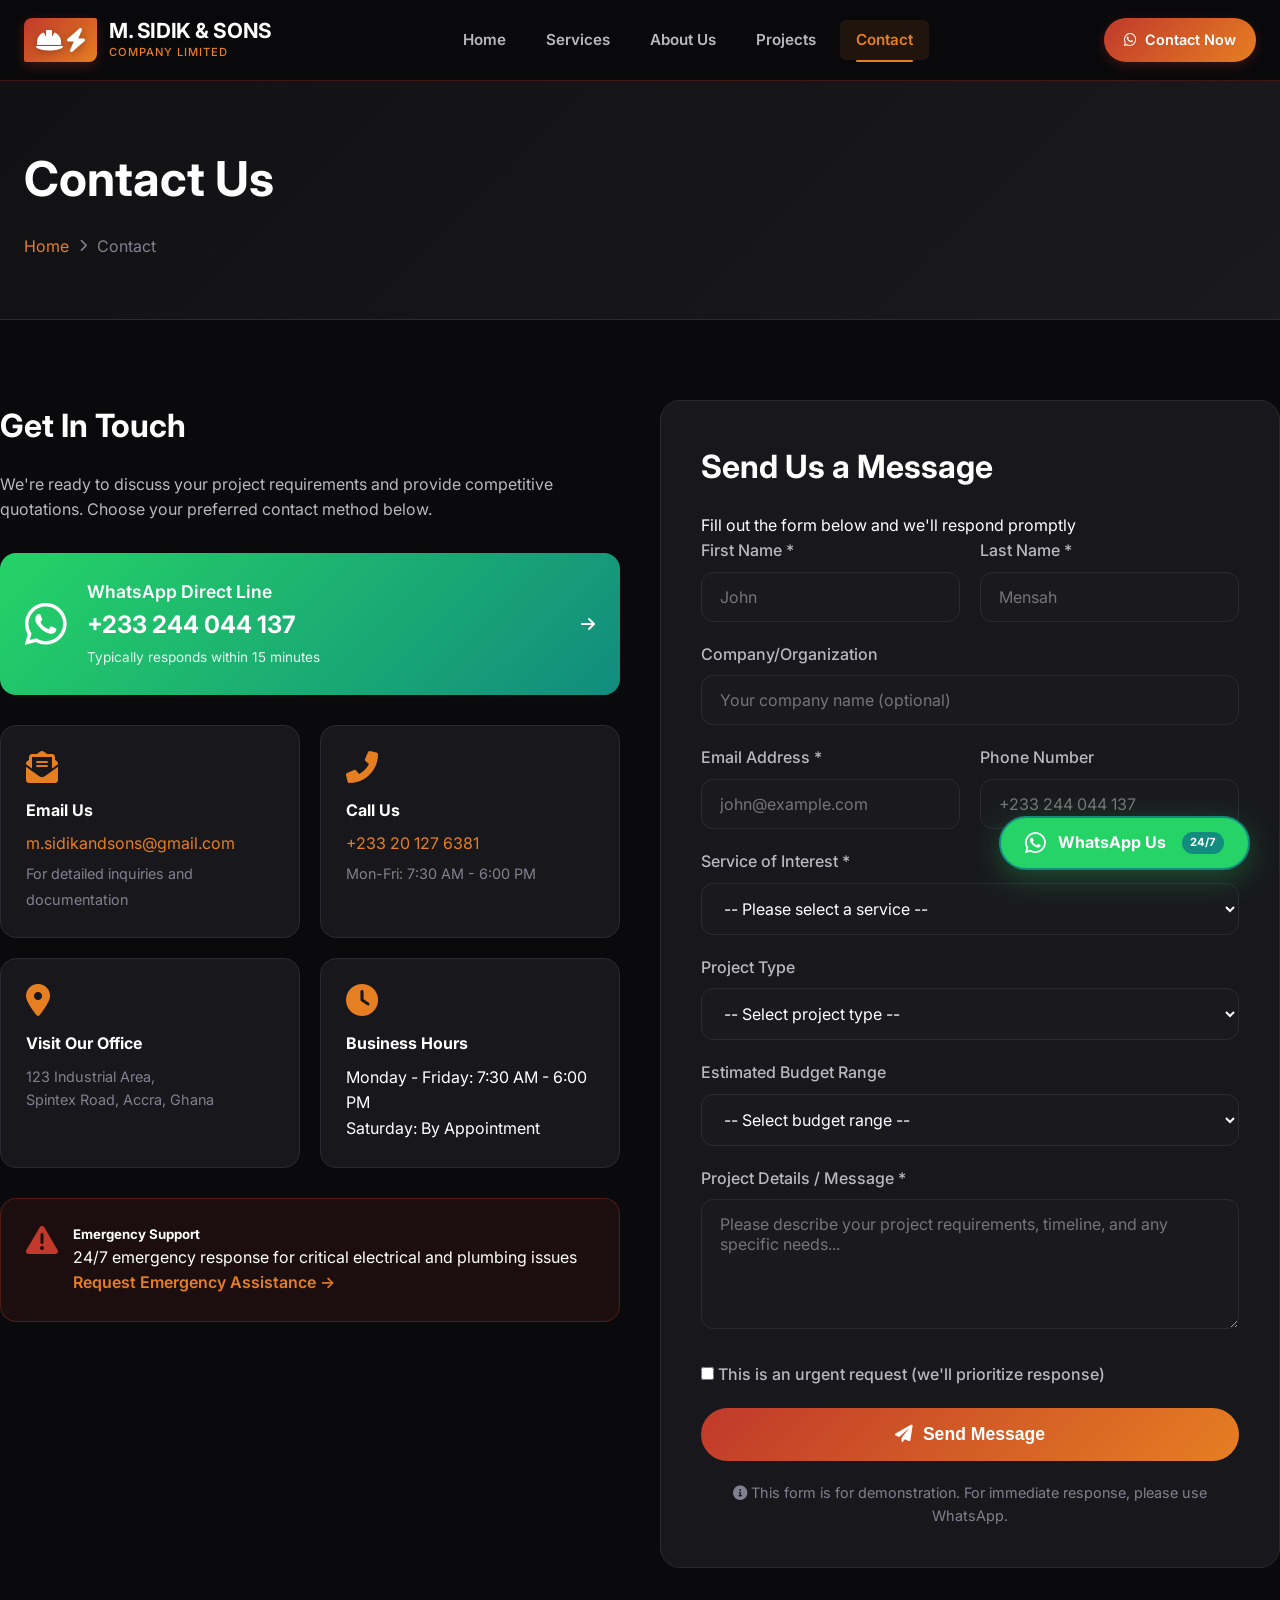
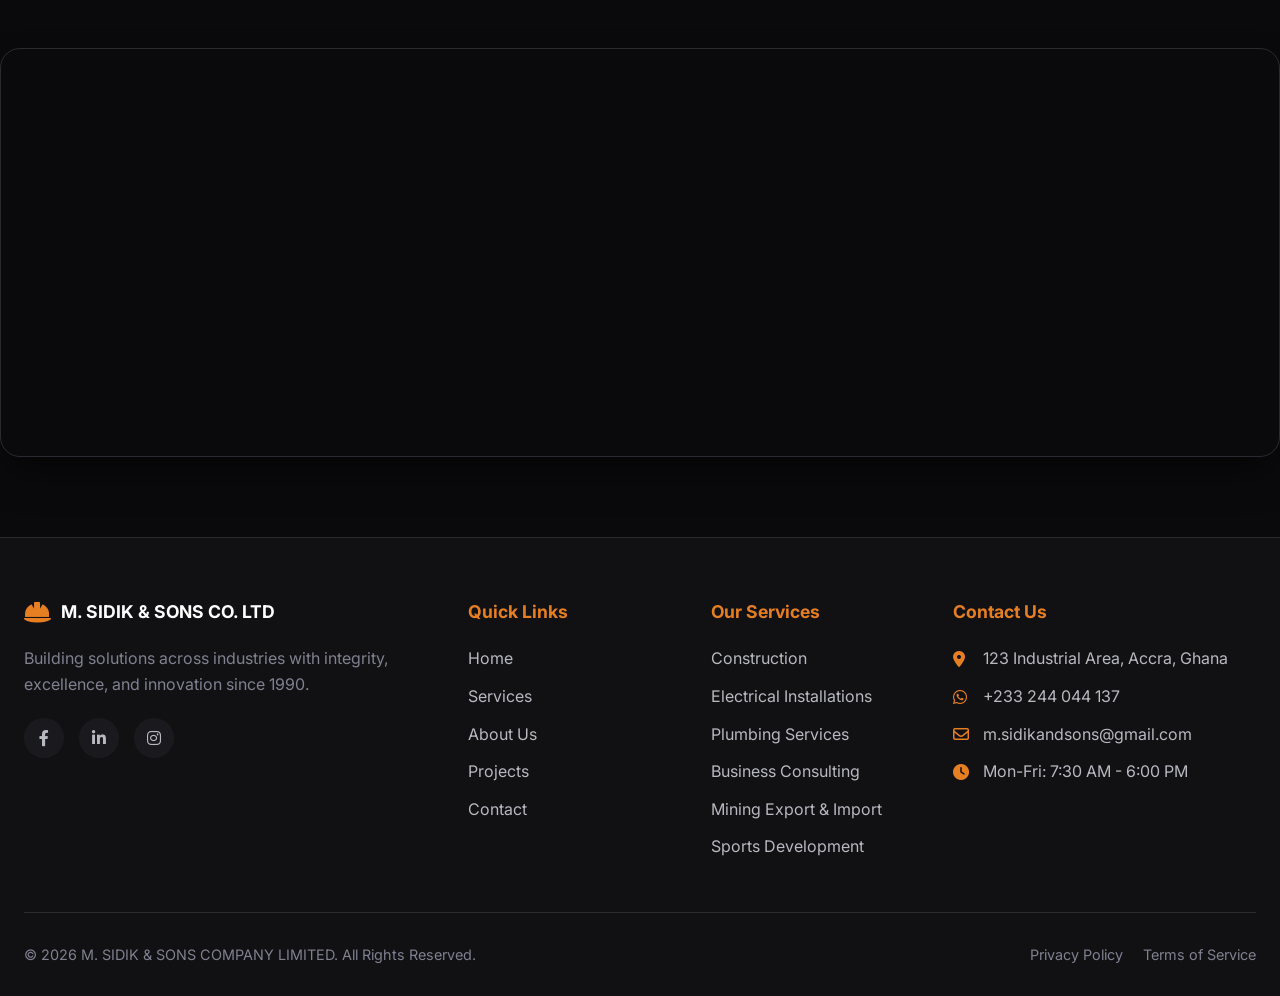
<file: contact.html>
<!DOCTYPE html>
<html lang="en">
<head>
  <meta charset="UTF-8">
  <meta name="viewport" content="width=device-width, initial-scale=1.0">
  <meta name="description" content="Contact M. SIDIK & SONS COMPANY LIMITED - Get in touch via WhatsApp, email, or our contact form">
  <title>Contact Us | M. SIDIK & SONS COMPANY LIMITED</title>
  <link rel="stylesheet" href="style.css">
  <link href="https://fonts.googleapis.com/css2?family=Inter:wght@300;400;500;600;700;800&display=swap" rel="stylesheet">
  <link rel="stylesheet" href="https://cdnjs.cloudflare.com/ajax/libs/font-awesome/6.0.0-beta3/css/all.min.css">
</head>
<body>
  <a href="https://wa.me/233244044137" class="floating-wa" target="_blank" rel="noopener noreferrer">
    <i class="fab fa-whatsapp"></i><span class="wa-text">WhatsApp Us</span><span class="wa-badge">24/7</span>
  </a>

  <header class="site-header">
    <div class="container nav-container">
      <div class="logo-wrapper">
        <a href="index.html" class="logo-link">
          <div class="logo-icon">
            <div class="logo-shield">
              <i class="fas fa-hard-hat"></i>
              <i class="fas fa-bolt"></i>
            </div>
          </div>
          <div class="logo-text">
            <span class="company-name">M. SIDIK & SONS</span>
            <span class="company-suffix">COMPANY LIMITED</span>
          </div>
        </a>
      </div>
      
      <nav class="main-nav" id="mainNav">
        <ul class="nav-list">
          <li><a href="index.html" class="nav-link">Home</a></li>
          <li><a href="services.html" class="nav-link">Services</a></li>
          <li><a href="about.html" class="nav-link">About Us</a></li>
          <li><a href="projects.html" class="nav-link">Projects</a></li>
          <li><a href="contact.html" class="nav-link active">Contact</a></li>
        </ul>
      </nav>
      
      <div class="header-actions">
        <a href="https://wa.me/233244044137" class="btn-contact-header">
          <i class="fab fa-whatsapp"></i><span>Contact Now</span>
        </a>
        <button class="mobile-toggle" id="mobileToggle"><span></span><span></span><span></span></button>
      </div>
    </div>
  </header>

  <main>
    <div class="page-banner">
      <div class="container">
        <h1>Contact Us</h1>
        <div class="breadcrumb">
          <a href="index.html">Home</a> <i class="fas fa-chevron-right"></i> <span>Contact</span>
        </div>
      </div>
    </div>

    <section class="contact-main-section container">
      <div class="contact-grid">
        <!-- Left Column: Contact Info -->
        <div class="contact-info-wrapper">
          <div class="contact-info-card">
            <h2>Get In Touch</h2>
            <p class="contact-intro">We're ready to discuss your project requirements and provide competitive quotations. Choose your preferred contact method below.</p>
            
            <div class="contact-method-primary">
              <a href="https://wa.me/233244044137" class="contact-wa-block" target="_blank">
                <i class="fab fa-whatsapp"></i>
                <div class="wa-details">
                  <span class="wa-label">WhatsApp Direct Line</span>
                  <span class="wa-number">+233 244 044 137</span>
                  <span class="wa-availability">Typically responds within 15 minutes</span>
                </div>
                <i class="fas fa-arrow-right"></i>
              </a>
            </div>
            
            <div class="contact-methods-grid">
              <div class="contact-method-card">
                <i class="fas fa-envelope-open-text"></i>
                <h4>Email Us</h4>
                <a href="mailto:m.sidikandsons@gmail.com">m.sidikandsons@gmail.com</a>
                <span>For detailed inquiries and documentation</span>
              </div>
              <div class="contact-method-card">
                <i class="fas fa-phone-alt"></i>
                <h4>Call Us</h4>
                <a href="tel:+233201276381">+233 20 127 6381</a>
                <span>Mon-Fri: 7:30 AM - 6:00 PM</span>
              </div>
              <div class="contact-method-card">
                <i class="fas fa-map-marker-alt"></i>
                <h4>Visit Our Office</h4>
                <address>123 Industrial Area,<br>Spintex Road, Accra, Ghana</address>
              </div>
              <div class="contact-method-card">
                <i class="fas fa-clock"></i>
                <h4>Business Hours</h4>
                <p>Monday - Friday: 7:30 AM - 6:00 PM</p>
                <p>Saturday: By Appointment</p>
              </div>
            </div>
            
            <div class="emergency-contact">
              <i class="fas fa-exclamation-triangle"></i>
              <div>
                <h5>Emergency Support</h5>
                <p>24/7 emergency response for critical electrical and plumbing issues</p>
                <a href="https://wa.me/233244044137" class="emergency-link" target="_blank">Request Emergency Assistance →</a>
              </div>
            </div>
          </div>
        </div>
        
        <!-- Right Column: Contact Form -->
        <div class="contact-form-wrapper">
          <div class="contact-form-card">
            <h2>Send Us a Message</h2>
            <p>Fill out the form below and we'll respond promptly</p>
            
            <form id="contactForm" class="contact-form">
              <div class="form-row">
                <div class="form-group">
                  <label for="firstName">First Name *</label>
                  <input type="text" id="firstName" name="firstName" placeholder="John" required>
                </div>
                <div class="form-group">
                  <label for="lastName">Last Name *</label>
                  <input type="text" id="lastName" name="lastName" placeholder="Mensah" required>
                </div>
              </div>
              
              <div class="form-group">
                <label for="company">Company/Organization</label>
                <input type="text" id="company" name="company" placeholder="Your company name (optional)">
              </div>
              
              <div class="form-row">
                <div class="form-group">
                  <label for="email">Email Address *</label>
                  <input type="email" id="email" name="email" placeholder="john@example.com" required>
                </div>
                <div class="form-group">
                  <label for="phone">Phone Number</label>
                  <input type="tel" id="phone" name="phone" placeholder="+233 244 044 137">
                </div>
              </div>
              
              <div class="form-group">
                <label for="serviceType">Service of Interest *</label>
                <select id="serviceType" name="serviceType" required>
                  <option value="">-- Please select a service --</option>
                  <option value="construction">Construction Services</option>
                  <option value="electrical">Electrical Installations</option>
                  <option value="plumbing">Plumbing Services</option>
                  <option value="consulting">Business Consulting</option>
                  <option value="mining">Mining Export & Import</option>
                  <option value="sports">Sports Development</option>
                  <option value="other">Other / General Inquiry</option>
                </select>
              </div>
              
              <div class="form-group">
                <label for="projectType">Project Type</label>
                <select id="projectType" name="projectType">
                  <option value="">-- Select project type --</option>
                  <option value="new">New Project / Construction</option>
                  <option value="renovation">Renovation / Rehabilitation</option>
                  <option value="maintenance">Maintenance / Service Contract</option>
                  <option value="consultation">Consultation / Planning</option>
                  <option value="emergency">Emergency Repair</option>
                </select>
              </div>
              
              <div class="form-group">
                <label for="budget">Estimated Budget Range</label>
                <select id="budget" name="budget">
                  <option value="">-- Select budget range --</option>
                  <option value="under10k">Under GHS 10,000</option>
                  <option value="10k-50k">GHS 10,000 - 50,000</option>
                  <option value="50k-200k">GHS 50,000 - 200,000</option>
                  <option value="200k-1m">GHS 200,000 - 1,000,000</option>
                  <option value="over1m">Over GHS 1,000,000</option>
                </select>
              </div>
              
              <div class="form-group">
                <label for="message">Project Details / Message *</label>
                <textarea id="message" name="message" rows="5" placeholder="Please describe your project requirements, timeline, and any specific needs..." required></textarea>
              </div>
              
              <div class="form-group checkbox-group">
                <label class="checkbox-label">
                  <input type="checkbox" name="urgent" value="yes">
                  <span>This is an urgent request (we'll prioritize response)</span>
                </label>
              </div>
              
              <button type="submit" class="btn-submit-form">
                <i class="fas fa-paper-plane"></i>
                Send Message
              </button>
              
              <p class="form-disclaimer">
                <i class="fas fa-info-circle"></i>
                This form is for demonstration. For immediate response, please use WhatsApp.
              </p>
            </form>
          </div>
        </div>
      </div>
    </section>

    <!-- Map Placeholder -->
    <section class="map-section container">
      <div class="map-placeholder">
        <iframe src="https://www.google.com/maps/embed?pb=!1m18!1m12!1m3!1d3971.533444444444!2d-0.186964!3d5.603717!2m3!1f0!2f0!3f0!3m2!1i1024!2i768!4f13.1!3m3!1m2!1s0xfdf9084b2b7a773%3A0x83e6a0ce12f54350!2sAccra!5e0!3m2!1sen!2sgh!4v1700000000000!5m2!1sen!2sgh" 
                width="100%" height="400" style="border:0;" allowfullscreen="" loading="lazy" referrerpolicy="no-referrer-when-downgrade"></iframe>
      </div>
    </section>
  </main>

  <footer class="site-footer">
    <div class="container">
      <div class="footer-main">
        <div class="footer-about">
          <div class="footer-logo">
            <i class="fas fa-hard-hat"></i>
            <span>M. SIDIK & SONS CO. LTD</span>
          </div>
          <p>Building solutions across industries with integrity, excellence, and innovation since 1990.</p>
          <div class="footer-social">
            <a href="#"><i class="fab fa-facebook-f"></i></a>
            <a href="#"><i class="fab fa-linkedin-in"></i></a>
            <a href="#"><i class="fab fa-instagram"></i></a>
          </div>
        </div>
        
        <div class="footer-links">
          <h4>Quick Links</h4>
          <ul>
            <li><a href="index.html">Home</a></li>
            <li><a href="services.html">Services</a></li>
            <li><a href="about.html">About Us</a></li>
            <li><a href="projects.html">Projects</a></li>
            <li><a href="contact.html">Contact</a></li>
          </ul>
        </div>
        
        <div class="footer-services">
          <h4>Our Services</h4>
          <ul>
            <li><a href="services.html#construction">Construction</a></li>
            <li><a href="services.html#electrical">Electrical Installations</a></li>
            <li><a href="services.html#plumbing">Plumbing Services</a></li>
            <li><a href="services.html#consulting">Business Consulting</a></li>
            <li><a href="services.html#mining">Mining Export & Import</a></li>
            <li><a href="services.html#sports">Sports Development</a></li>
          </ul>
        </div>
        
        <div class="footer-contact">
          <h4>Contact Us</h4>
          <ul>
            <li><i class="fas fa-map-marker-alt"></i> 123 Industrial Area, Accra, Ghana</li>
            <li><i class="fab fa-whatsapp"></i> <a href="https://wa.me/233244044137">+233 244 044 137</a></li>
            <li><i class="far fa-envelope"></i> <a href="mailto:m.sidikandsons@gmail.com">m.sidikandsons@gmail.com</a></li>
            <li><i class="fas fa-clock"></i> Mon-Fri: 7:30 AM - 6:00 PM</li>
          </ul>
        </div>
      </div>
      
      <div class="footer-bottom">
        <p>&copy; 2026 M. SIDIK & SONS COMPANY LIMITED. All Rights Reserved.</p>
        <div class="footer-legal">
          <a href="#">Privacy Policy</a>
          <a href="#">Terms of Service</a>
        </div>
      </div>
    </div>
  </footer>

  <script src="script.js"></script>
  <script>
    // Contact form demo handler
    document.getElementById('contactForm')?.addEventListener('submit', function(e) {
      e.preventDefault();
      alert('✅ Thank you for contacting M. SIDIK & SONS!\n\nThis is a demonstration form. For immediate response, please use WhatsApp at +233 20 127 6381 or email m.sidikandsons@gmail.com.\n\nWe look forward to working with you!');
    });
  </script>
</body>
</html>
</file>
<file: style.css>
/* style.css - Complete Modern Industrial Dark Theme */
:root {
  --black-primary: #0a0a0c;
  --black-secondary: #111114;
  --black-tertiary: #1a1a1e;
  --deep-red: #c0392b;
  --deep-red-dark: #922b21;
  --orange-accent: #e67e22;
  --orange-light: #f39c12;
  --orange-glow: #d35400;
  --text-primary: #ffffff;
  --text-secondary: #b8b8c0;
  --text-muted: #808090;
  --border-color: #2a2a30;
  --card-bg: #18181c;
  --shadow-lg: 0 20px 40px -10px rgba(0,0,0,0.6);
  --shadow-md: 0 10px 20px -5px rgba(0,0,0,0.4);
  --gradient-overlay: linear-gradient(135deg, rgba(192,57,43,0.15) 0%, rgba(230,126,34,0.08) 100%);
  --transition: all 0.3s cubic-bezier(0.4, 0, 0.2, 1);
}

* {
  margin: 0;
  padding: 0;
  box-sizing: border-box;
}

html {
  scroll-behavior: smooth;
}

body {
  font-family: 'Inter', sans-serif;
  background: var(--black-primary);
  color: var(--text-primary);
  line-height: 1.6;
  -webkit-font-smoothing: antialiased;
}

.container {
  max-width: 1280px;
  margin: 0 auto;
  padding: 0 24px;
  width: 100%;
}

/* Header Styles */
.site-header {
  background: rgba(10, 10, 12, 0.95);
  backdrop-filter: blur(12px);
  border-bottom: 1px solid rgba(192, 57, 43, 0.3);
  position: sticky;
  top: 0;
  z-index: 1000;
  padding: 0;
}

.nav-container {
  display: flex;
  align-items: center;
  justify-content: space-between;
  height: 80px;
}

.logo-wrapper {
  display: flex;
  align-items: center;
}

.logo-link {
  display: flex;
  align-items: center;
  gap: 12px;
  text-decoration: none;
}

.logo-icon {
  position: relative;
}

.logo-shield {
  background: linear-gradient(135deg, var(--deep-red), var(--orange-accent));
  padding: 10px 12px;
  border-radius: 8px 2px 8px 2px;
  display: flex;
  gap: 4px;
  box-shadow: 0 4px 12px rgba(192, 57, 43, 0.3);
}

.logo-shield i {
  color: white;
  font-size: 1.5rem;
  filter: drop-shadow(0 2px 4px rgba(0,0,0,0.3));
}

.logo-text {
  display: flex;
  flex-direction: column;
}

.company-name {
  font-size: 1.3rem;
  font-weight: 700;
  color: var(--text-primary);
  letter-spacing: -0.02em;
  line-height: 1.2;
}

.company-suffix {
  font-size: 0.7rem;
  font-weight: 500;
  color: var(--orange-accent);
  letter-spacing: 1px;
}

.main-nav .nav-list {
  display: flex;
  list-style: none;
  gap: 8px;
}

.nav-link {
  display: block;
  padding: 8px 16px;
  color: var(--text-secondary);
  text-decoration: none;
  font-weight: 600;
  font-size: 0.95rem;
  border-radius: 6px;
  transition: var(--transition);
  position: relative;
}

.nav-link:hover,
.nav-link.active {
  color: var(--orange-accent);
  background: rgba(230, 126, 34, 0.1);
}

.nav-link.active::after {
  content: '';
  position: absolute;
  bottom: -2px;
  left: 16px;
  right: 16px;
  height: 2px;
  background: var(--orange-accent);
  border-radius: 2px;
}

.header-actions {
  display: flex;
  align-items: center;
  gap: 16px;
}

.btn-contact-header {
  background: linear-gradient(135deg, var(--deep-red), var(--orange-accent));
  color: white;
  padding: 10px 20px;
  border-radius: 30px;
  text-decoration: none;
  font-weight: 600;
  font-size: 0.9rem;
  display: flex;
  align-items: center;
  gap: 8px;
  transition: var(--transition);
  box-shadow: 0 4px 12px rgba(192, 57, 43, 0.25);
}

.btn-contact-header:hover {
  transform: translateY(-2px);
  box-shadow: 0 8px 20px rgba(192, 57, 43, 0.4);
}

.mobile-toggle {
  display: none;
  background: transparent;
  border: none;
  cursor: pointer;
  padding: 8px;
  flex-direction: column;
  gap: 5px;
}

.mobile-toggle span {
  display: block;
  width: 24px;
  height: 2px;
  background: var(--orange-accent);
  transition: var(--transition);
}

/* Floating WhatsApp */
.floating-wa {
  position: fixed;
  bottom: 30px;
  right: 30px;
  background: #25d366;
  color: white;
  padding: 12px 24px;
  border-radius: 60px;
  display: flex;
  align-items: center;
  gap: 12px;
  text-decoration: none;
  font-weight: 700;
  box-shadow: 0 8px 30px rgba(37, 211, 102, 0.3);
  z-index: 999;
  transition: var(--transition);
  border: 2px solid #128c7e;
}

.floating-wa:hover {
  transform: translateY(-4px) scale(1.05);
  box-shadow: 0 12px 40px rgba(37, 211, 102, 0.4);
}

.floating-wa i {
  font-size: 24px;
}

.wa-badge {
  background: #128c7e;
  padding: 2px 8px;
  border-radius: 20px;
  font-size: 0.7rem;
  margin-left: 4px;
}

/* Hero Section */
.hero-section {
  position: relative;
  min-height: calc(100vh - 80px);
  display: flex;
  align-items: center;
  overflow: hidden;
}

.hero-background {
  position: absolute;
  inset: 0;
  z-index: 0;
}

.hero-media {
  position: relative;
  width: 100%;
  height: 100%;
}

.hero-image {
  position: absolute;
  inset: 0;
  width: 100%;
  height: 100%;
  object-fit: cover;
  opacity: 0;
  transition: opacity 1.5s ease;
}

.hero-image.active {
  opacity: 0.4;
}

.hero-overlay {
  position: absolute;
  inset: 0;
  background: linear-gradient(135deg, rgba(10,10,12,0.92) 0%, rgba(192,57,43,0.25) 100%);
  z-index: 1;
}

.hero-content {
  position: relative;
  z-index: 2;
  text-align: center;
  max-width: 900px;
  margin: 0 auto;
  padding: 60px 0;
}

.hero-badge {
  display: inline-flex;
  align-items: center;
  gap: 12px;
  background: rgba(192, 57, 43, 0.2);
  backdrop-filter: blur(8px);
  padding: 8px 24px;
  border-radius: 60px;
  border: 1px solid rgba(230, 126, 34, 0.3);
  margin-bottom: 30px;
  font-weight: 600;
  letter-spacing: 1px;
}

.hero-badge i {
  color: var(--orange-accent);
}

.hero-title {
  font-size: clamp(3rem, 8vw, 5.5rem);
  font-weight: 800;
  line-height: 1.1;
  margin-bottom: 24px;
  text-shadow: 0 4px 20px rgba(0,0,0,0.5);
}

.hero-highlight {
  background: linear-gradient(135deg, var(--orange-light), var(--deep-red));
  -webkit-background-clip: text;
  -webkit-text-fill-color: transparent;
  background-clip: text;
}

.hero-description {
  font-size: 1.2rem;
  color: var(--text-secondary);
  max-width: 700px;
  margin: 0 auto 40px;
}

.hero-stats {
  display: flex;
  justify-content: center;
  gap: 60px;
  margin-bottom: 40px;
  flex-wrap: wrap;
}

.stat-item {
  text-align: center;
}

.stat-number {
  font-size: 3rem;
  font-weight: 800;
  color: var(--orange-accent);
  line-height: 1;
  display: block;
}

.stat-label {
  font-size: 0.9rem;
  color: var(--text-muted);
  text-transform: uppercase;
  letter-spacing: 1px;
}

.hero-actions {
  display: flex;
  gap: 20px;
  justify-content: center;
  flex-wrap: wrap;
}

.btn-primary,
.btn-secondary {
  padding: 16px 36px;
  border-radius: 60px;
  font-weight: 700;
  font-size: 1.1rem;
  text-decoration: none;
  display: inline-flex;
  align-items: center;
  gap: 12px;
  transition: var(--transition);
}

.btn-primary {
  background: linear-gradient(135deg, var(--deep-red), var(--orange-accent));
  color: white;
  box-shadow: 0 8px 25px rgba(192, 57, 43, 0.4);
}

.btn-primary:hover {
  transform: translateY(-3px);
  box-shadow: 0 12px 35px rgba(192, 57, 43, 0.6);
}

.btn-secondary {
  background: transparent;
  color: var(--text-primary);
  border: 2px solid var(--orange-accent);
}

.btn-secondary:hover {
  background: rgba(230, 126, 34, 0.1);
  border-color: var(--orange-light);
}

.btn-primary.large,
.btn-secondary.large {
  padding: 18px 42px;
  font-size: 1.2rem;
}

.scroll-indicator {
  margin-top: 60px;
  color: var(--text-muted);
  display: flex;
  flex-direction: column;
  align-items: center;
  gap: 8px;
  opacity: 0.7;
}

.scroll-indicator i {
  animation: bounce 2s infinite;
}

@keyframes bounce {
  0%, 20%, 50%, 80%, 100% { transform: translateY(0); }
  40% { transform: translateY(-10px); }
  60% { transform: translateY(-5px); }
}

/* Overview Section */
.overview-section {
  padding: 100px 0;
  background: var(--black-secondary);
}

.overview-grid {
  display: grid;
  grid-template-columns: 1fr 1fr;
  gap: 60px;
  align-items: center;
}

.section-tagline {
  display: inline-block;
  color: var(--orange-accent);
  font-weight: 600;
  text-transform: uppercase;
  letter-spacing: 2px;
  font-size: 0.9rem;
  margin-bottom: 16px;
}

.overview-content h2 {
  font-size: 2.5rem;
  margin-bottom: 24px;
}

.overview-text {
  color: var(--text-secondary);
  margin-bottom: 24px;
  font-size: 1.1rem;
}

.overview-features {
  list-style: none;
  margin: 30px 0;
}

.overview-features li {
  display: flex;
  align-items: center;
  gap: 12px;
  margin-bottom: 16px;
  color: var(--text-secondary);
}

.overview-features i {
  color: var(--orange-accent);
  font-size: 1.2rem;
}

.btn-outline {
  display: inline-flex;
  align-items: center;
  gap: 12px;
  padding: 14px 28px;
  border: 1px solid var(--orange-accent);
  border-radius: 40px;
  color: var(--orange-accent);
  text-decoration: none;
  font-weight: 600;
  transition: var(--transition);
}

.btn-outline:hover {
  background: var(--orange-accent);
  color: white;
}

.overview-images {
  position: relative;
}

.image-grid {
  position: relative;
}

.overview-img {
  border-radius: 16px;
  width: 100%;
  height: auto;
}

.main-img {
  box-shadow: var(--shadow-lg);
}

.secondary-img {
  position: absolute;
  bottom: -30px;
  right: -30px;
  width: 250px;
  height: 250px;
  object-fit: cover;
  border-radius: 16px;
  border: 4px solid var(--black-secondary);
  box-shadow: var(--shadow-md);
}

.experience-badge {
  position: absolute;
  top: -20px;
  left: -20px;
  background: linear-gradient(135deg, var(--deep-red), var(--orange-accent));
  padding: 20px;
  border-radius: 50%;
  width: 120px;
  height: 120px;
  display: flex;
  flex-direction: column;
  align-items: center;
  justify-content: center;
  text-align: center;
  box-shadow: var(--shadow-lg);
}

.experience-badge .years {
  font-size: 2rem;
  font-weight: 800;
  line-height: 1;
}

.experience-badge .text {
  font-size: 0.8rem;
  text-transform: uppercase;
  font-weight: 600;
}

/* Services Featured */
.services-featured {
  padding: 100px 0;
}

.section-header {
  text-align: center;
  margin-bottom: 60px;
}

.section-header h2 {
  font-size: 2.5rem;
  margin-bottom: 16px;
}

.section-header p {
  color: var(--text-muted);
  font-size: 1.1rem;
}

.services-showcase {
  display: flex;
  flex-direction: column;
  gap: 60px;
  margin-bottom: 60px;
}

.service-feature-card {
  display: grid;
  grid-template-columns: 1fr 1fr;
  gap: 40px;
  align-items: center;
}

.service-feature-card.reverse {
  direction: rtl;
}

.service-feature-card.reverse .service-content {
  direction: ltr;
}

.service-image img {
  width: 100%;
  height: 400px;
  object-fit: cover;
  border-radius: 20px;
  box-shadow: var(--shadow-lg);
}

.service-content {
  padding: 20px;
}

.service-icon {
  width: 70px;
  height: 70px;
  background: linear-gradient(135deg, var(--deep-red), var(--orange-accent));
  border-radius: 16px;
  display: flex;
  align-items: center;
  justify-content: center;
  margin-bottom: 24px;
}

.service-icon i {
  font-size: 32px;
  color: white;
}

.service-content h3 {
  font-size: 2rem;
  margin-bottom: 16px;
}

.service-highlights {
  list-style: none;
  margin: 24px 0;
}

.service-highlights li {
  display: flex;
  align-items: center;
  gap: 10px;
  margin-bottom: 12px;
  color: var(--text-secondary);
}

.service-highlights i {
  color: var(--orange-accent);
}

.service-cta {
  display: inline-flex;
  align-items: center;
  gap: 10px;
  background: linear-gradient(135deg, #25d366, #128c7e);
  color: white;
  padding: 14px 28px;
  border-radius: 40px;
  text-decoration: none;
  font-weight: 600;
  margin-top: 20px;
  transition: var(--transition);
}

.service-cta:hover {
  transform: translateX(5px);
  box-shadow: 0 8px 20px rgba(37, 211, 102, 0.3);
}

.view-all-services {
  text-align: center;
}

.btn-all-services {
  display: inline-flex;
  align-items: center;
  gap: 10px;
  padding: 16px 40px;
  background: transparent;
  border: 2px solid var(--orange-accent);
  border-radius: 40px;
  color: var(--orange-accent);
  text-decoration: none;
  font-weight: 700;
  font-size: 1.1rem;
  transition: var(--transition);
}

.btn-all-services:hover {
  background: var(--orange-accent);
  color: white;
}

/* Why Choose Section */
.why-choose-section {
  padding: 100px 0;
  background: var(--black-tertiary);
  position: relative;
  overflow: hidden;
}

.section-header.light h2,
.section-header.light p {
  color: var(--text-primary);
}

.advantages-grid {
  display: grid;
  grid-template-columns: repeat(4, 1fr);
  gap: 30px;
  margin-top: 50px;
}

.advantage-card {
  background: var(--card-bg);
  padding: 40px 30px;
  border-radius: 20px;
  position: relative;
  transition: var(--transition);
  border: 1px solid var(--border-color);
}

.advantage-card:hover {
  transform: translateY(-10px);
  border-color: var(--orange-accent);
  box-shadow: var(--shadow-lg);
}

.advantage-number {
  position: absolute;
  top: 20px;
  right: 20px;
  font-size: 3rem;
  font-weight: 800;
  color: rgba(230, 126, 34, 0.1);
  line-height: 1;
}

.advantage-card i {
  font-size: 2.5rem;
  color: var(--orange-accent);
  margin-bottom: 24px;
}

.advantage-card h4 {
  font-size: 1.3rem;
  margin-bottom: 16px;
}

.advantage-card p {
  color: var(--text-muted);
}

/* CTA Section */
.cta-section {
  padding: 80px 0;
  background: linear-gradient(135deg, var(--deep-red-dark), var(--deep-red));
}

.cta-content {
  text-align: center;
}

.cta-content h2 {
  font-size: 2.5rem;
  margin-bottom: 16px;
}

.cta-content p {
  font-size: 1.2rem;
  opacity: 0.9;
  margin-bottom: 32px;
}

.cta-buttons {
  display: flex;
  gap: 20px;
  justify-content: center;
  flex-wrap: wrap;
}

/* Page Banner */
.page-banner {
  background: linear-gradient(135deg, var(--black-secondary), var(--black-tertiary));
  padding: 60px 0;
  border-bottom: 1px solid var(--border-color);
}

.page-banner h1 {
  font-size: 3rem;
  margin-bottom: 16px;
}

.breadcrumb {
  display: flex;
  align-items: center;
  gap: 10px;
  color: var(--text-muted);
}

.breadcrumb a {
  color: var(--orange-accent);
  text-decoration: none;
}

.breadcrumb i {
  font-size: 0.8rem;
}

/* Services Detailed Page */
.services-detailed {
  padding: 80px 0;
}

.service-detailed-item {
  display: grid;
  grid-template-columns: 1fr 1fr;
  gap: 50px;
  margin-bottom: 80px;
  align-items: center;
}

.service-detailed-item:last-child {
  margin-bottom: 0;
}

.service-detailed-item.reverse {
  direction: rtl;
}

.service-detailed-item.reverse .service-detailed-content {
  direction: ltr;
}

.service-detailed-image img {
  width: 100%;
  height: 450px;
  object-fit: cover;
  border-radius: 20px;
  box-shadow: var(--shadow-lg);
}

.service-header {
  display: flex;
  align-items: center;
  gap: 20px;
  margin-bottom: 20px;
}

.service-header i {
  font-size: 3rem;
  color: var(--orange-accent);
  background: rgba(230, 126, 34, 0.1);
  padding: 15px;
  border-radius: 16px;
}

.service-header h2 {
  font-size: 2.2rem;
}

.service-tagline {
  font-size: 1.2rem;
  color: var(--orange-accent);
  margin-bottom: 20px;
  font-weight: 500;
}

.service-features-grid {
  display: grid;
  grid-template-columns: repeat(2, 1fr);
  gap: 20px;
  margin: 30px 0;
}

.feature-item {
  display: flex;
  gap: 12px;
}

.feature-item i {
  color: var(--orange-accent);
  font-size: 1.2rem;
  margin-top: 4px;
}

.feature-item h5 {
  margin-bottom: 4px;
  color: var(--text-primary);
}

.feature-item p {
  color: var(--text-muted);
  font-size: 0.9rem;
}

.service-detailed-cta {
  display: inline-flex;
  align-items: center;
  gap: 10px;
  background: linear-gradient(135deg, #25d366, #128c7e);
  color: white;
  padding: 16px 32px;
  border-radius: 40px;
  text-decoration: none;
  font-weight: 600;
  margin-top: 20px;
  transition: var(--transition);
}

.service-detailed-cta:hover {
  transform: translateX(5px);
  box-shadow: 0 8px 25px rgba(37, 211, 102, 0.3);
}

/* About Page */
.about-intro {
  padding: 80px 0;
}

.about-grid {
  display: grid;
  grid-template-columns: 2fr 1fr;
  gap: 50px;
}

.about-content-main h2 {
  font-size: 2.5rem;
  margin-bottom: 24px;
}

.lead-text {
  font-size: 1.2rem;
  color: var(--orange-accent);
  margin-bottom: 20px;
  font-weight: 500;
}

.about-image-grid {
  display: grid;
  grid-template-columns: repeat(3, 1fr);
  gap: 15px;
  margin-top: 40px;
}

.about-image-grid img {
  width: 100%;
  height: 150px;
  object-fit: cover;
  border-radius: 12px;
}

.about-stats-sidebar {
  display: flex;
  flex-direction: column;
  gap: 20px;
}

.stat-card-large {
  background: var(--card-bg);
  padding: 30px;
  border-radius: 20px;
  display: flex;
  align-items: center;
  gap: 20px;
  border: 1px solid var(--border-color);
}

.stat-card-large i {
  font-size: 2.5rem;
  color: var(--orange-accent);
}

.stat-large-number {
  font-size: 2.5rem;
  font-weight: 800;
  display: block;
  line-height: 1;
}

.testimonial-mini {
  background: linear-gradient(135deg, var(--deep-red-dark), var(--deep-red));
  padding: 30px;
  border-radius: 20px;
  color: white;
}

.testimonial-mini i {
  font-size: 2rem;
  opacity: 0.5;
  margin-bottom: 15px;
}

.testimonial-author {
  display: block;
  margin-top: 15px;
  font-weight: 600;
}

.mission-vision-section {
  padding: 80px 0;
  background: var(--black-secondary);
}

.mv-grid {
  display: grid;
  grid-template-columns: repeat(2, 1fr);
  gap: 40px;
}

.mission-card,
.vision-card {
  background: var(--card-bg);
  padding: 40px;
  border-radius: 20px;
  border: 1px solid var(--border-color);
}

.mv-icon {
  width: 70px;
  height: 70px;
  background: linear-gradient(135deg, var(--deep-red), var(--orange-accent));
  border-radius: 16px;
  display: flex;
  align-items: center;
  justify-content: center;
  margin-bottom: 24px;
}

.mv-icon i {
  font-size: 32px;
  color: white;
}

.mv-statement {
  font-size: 1.2rem;
  margin-bottom: 30px;
  color: var(--text-primary);
}

.mv-bullets h5 {
  color: var(--orange-accent);
  margin-bottom: 15px;
}

.mv-bullets ul {
  list-style: none;
}

.mv-bullets li {
  display: flex;
  align-items: center;
  gap: 10px;
  margin-bottom: 10px;
  color: var(--text-secondary);
}

.mv-bullets i {
  color: var(--orange-accent);
  font-size: 0.8rem;
}

.trust-section {
  padding: 80px 0;
}

.trust-header {
  text-align: center;
  margin-bottom: 50px;
}

.trust-header h2 {
  font-size: 2.5rem;
}

.certifications {
  margin-top: 40px;
}

.certifications h5 {
  color: var(--orange-accent);
  margin-bottom: 15px;
}

.cert-badges {
  display: flex;
  flex-wrap: wrap;
  gap: 10px;
}

.cert-badge {
  background: rgba(230, 126, 34, 0.1);
  border: 1px solid rgba(230, 126, 34, 0.3);
  padding: 8px 20px;
  border-radius: 30px;
  font-size: 0.9rem;
  color: var(--orange-accent);
}

.trust-values-grid {
  display: grid;
  grid-template-columns: repeat(4, 1fr);
  gap: 25px;
  margin-top: 50px;
}

.value-card {
  background: var(--card-bg);
  padding: 30px;
  border-radius: 16px;
  text-align: center;
  transition: var(--transition);
  border: 1px solid var(--border-color);
}

.value-card:hover {
  border-color: var(--orange-accent);
}

.value-card i {
  font-size: 2.5rem;
  color: var(--orange-accent);
  margin-bottom: 20px;
}

.value-card h4 {
  margin-bottom: 12px;
}

.value-card p {
  color: var(--text-muted);
  font-size: 0.9rem;
}

/* Contact Page */
.contact-main-section {
  padding: 80px 0;
}

.contact-grid {
  display: grid;
  grid-template-columns: 1fr 1fr;
  gap: 40px;
}

.contact-info-card h2,
.contact-form-card h2 {
  font-size: 2rem;
  margin-bottom: 20px;
}

.contact-intro {
  color: var(--text-secondary);
  margin-bottom: 30px;
}

.contact-wa-block {
  display: flex;
  align-items: center;
  gap: 20px;
  background: linear-gradient(135deg, #25d366, #128c7e);
  padding: 25px;
  border-radius: 16px;
  text-decoration: none;
  color: white;
  transition: var(--transition);
  margin-bottom: 30px;
}

.contact-wa-block:hover {
  transform: translateY(-5px);
  box-shadow: 0 15px 30px rgba(37, 211, 102, 0.3);
}

.contact-wa-block i.fa-whatsapp {
  font-size: 3rem;
}

.wa-details {
  flex: 1;
}

.wa-label {
  display: block;
  font-weight: 600;
  font-size: 1.1rem;
}

.wa-number {
  display: block;
  font-size: 1.5rem;
  font-weight: 700;
}

.wa-availability {
  font-size: 0.85rem;
  opacity: 0.9;
}

.contact-methods-grid {
  display: grid;
  grid-template-columns: repeat(2, 1fr);
  gap: 20px;
  margin-bottom: 30px;
}

.contact-method-card {
  background: var(--card-bg);
  padding: 25px;
  border-radius: 16px;
  border: 1px solid var(--border-color);
}

.contact-method-card i {
  font-size: 2rem;
  color: var(--orange-accent);
  margin-bottom: 15px;
}

.contact-method-card h4 {
  margin-bottom: 8px;
}

.contact-method-card a {
  color: var(--orange-accent);
  text-decoration: none;
  display: block;
  margin-bottom: 4px;
}

.contact-method-card span,
.contact-method-card address {
  color: var(--text-muted);
  font-size: 0.9rem;
  font-style: normal;
}

.emergency-contact {
  display: flex;
  gap: 15px;
  background: rgba(192, 57, 43, 0.1);
  border: 1px solid rgba(192, 57, 43, 0.3);
  padding: 25px;
  border-radius: 16px;
}

.emergency-contact i {
  font-size: 2rem;
  color: var(--deep-red);
}

.emergency-link {
  color: var(--orange-accent);
  text-decoration: none;
  font-weight: 600;
}

.contact-form-card {
  background: var(--card-bg);
  padding: 40px;
  border-radius: 20px;
  border: 1px solid var(--border-color);
}

.contact-form .form-group {
  margin-bottom: 20px;
}

.form-row {
  display: grid;
  grid-template-columns: 1fr 1fr;
  gap: 20px;
}

.contact-form label {
  display: block;
  margin-bottom: 8px;
  font-weight: 500;
  color: var(--text-secondary);
}

.contact-form input,
.contact-form textarea,
.contact-form select {
  width: 100%;
  padding: 14px 18px;
  background: var(--black-tertiary);
  border: 1px solid var(--border-color);
  border-radius: 12px;
  color: var(--text-primary);
  font-family: inherit;
  font-size: 1rem;
  transition: var(--transition);
}

.contact-form input:focus,
.contact-form textarea:focus,
.contact-form select:focus {
  outline: none;
  border-color: var(--orange-accent);
  box-shadow: 0 0 0 3px rgba(230, 126, 34, 0.1);
}

.checkbox-group {
  margin: 25px 0;
}

.checkbox-label {
  display: flex;
  align-items: center;
  gap: 10px;
  cursor: pointer;
}

.checkbox-label input[type="checkbox"] {
  width: auto;
  accent-color: var(--orange-accent);
}

.btn-submit-form {
  width: 100%;
  padding: 16px;
  background: linear-gradient(135deg, var(--deep-red), var(--orange-accent));
  color: white;
  border: none;
  border-radius: 40px;
  font-weight: 700;
  font-size: 1.1rem;
  cursor: pointer;
  display: flex;
  align-items: center;
  justify-content: center;
  gap: 10px;
  transition: var(--transition);
}

.btn-submit-form:hover {
  transform: translateY(-3px);
  box-shadow: 0 12px 30px rgba(192, 57, 43, 0.4);
}

.form-disclaimer {
  text-align: center;
  margin-top: 20px;
  color: var(--text-muted);
  font-size: 0.9rem;
}

.map-section {
  padding: 0 0 80px;
}

.map-placeholder {
  border-radius: 20px;
  overflow: hidden;
  box-shadow: var(--shadow-lg);
  border: 1px solid var(--border-color);
}

/* Projects Page */
.projects-section {
  padding: 80px 0;
}

.projects-grid {
  display: grid;
  grid-template-columns: repeat(3, 1fr);
  gap: 30px;
}

.project-card {
  background: var(--card-bg);
  border-radius: 16px;
  overflow: hidden;
  border: 1px solid var(--border-color);
  transition: var(--transition);
}

.project-card:hover {
  transform: translateY(-8px);
  box-shadow: var(--shadow-lg);
  border-color: var(--orange-accent);
}

.project-image {
  position: relative;
  height: 220px;
}

.project-image img {
  width: 100%;
  height: 100%;
  object-fit: cover;
}

.project-category {
  position: absolute;
  top: 15px;
  right: 15px;
  background: var(--deep-red);
  color: white;
  padding: 6px 15px;
  border-radius: 20px;
  font-size: 0.8rem;
  font-weight: 600;
}

.project-info {
  padding: 25px;
}

.project-info h3 {
  font-size: 1.3rem;
  margin-bottom: 10px;
}

.project-location {
  color: var(--orange-accent);
  margin-bottom: 12px;
}

.project-info p {
  color: var(--text-muted);
  margin-bottom: 20px;
  font-size: 0.95rem;
}

.project-stats {
  display: flex;
  gap: 20px;
  padding-top: 15px;
  border-top: 1px solid var(--border-color);
  color: var(--text-muted);
  font-size: 0.9rem;
}

.projects-cta {
  text-align: center;
  margin-top: 60px;
}

.projects-cta p {
  font-size: 1.3rem;
  margin-bottom: 30px;
}

/* Footer */
.site-footer {
  background: var(--black-secondary);
  padding: 60px 0 30px;
  border-top: 1px solid var(--border-color);
}

.footer-main {
  display: grid;
  grid-template-columns: 2fr 1fr 1fr 1.5fr;
  gap: 40px;
  margin-bottom: 40px;
}

.footer-logo {
  display: flex;
  align-items: center;
  gap: 10px;
  margin-bottom: 20px;
  font-weight: 700;
  font-size: 1.1rem;
}

.footer-logo i {
  color: var(--orange-accent);
  font-size: 1.5rem;
}

.footer-about p {
  color: var(--text-muted);
  margin-bottom: 20px;
}

.footer-social {
  display: flex;
  gap: 15px;
}

.footer-social a {
  width: 40px;
  height: 40px;
  background: var(--black-tertiary);
  border-radius: 50%;
  display: flex;
  align-items: center;
  justify-content: center;
  color: var(--text-secondary);
  text-decoration: none;
  transition: var(--transition);
}

.footer-social a:hover {
  background: var(--orange-accent);
  color: white;
}

.footer-links h4,
.footer-services h4,
.footer-contact h4 {
  color: var(--orange-accent);
  margin-bottom: 20px;
  font-size: 1.1rem;
}

.footer-links ul,
.footer-services ul,
.footer-contact ul {
  list-style: none;
}

.footer-links li,
.footer-services li,
.footer-contact li {
  margin-bottom: 12px;
}

.footer-links a,
.footer-services a {
  color: var(--text-secondary);
  text-decoration: none;
  transition: var(--transition);
}

.footer-links a:hover,
.footer-services a:hover {
  color: var(--orange-accent);
}

.footer-contact li {
  display: flex;
  align-items: center;
  gap: 10px;
  color: var(--text-secondary);
}

.footer-contact i {
  color: var(--orange-accent);
  width: 20px;
}

.footer-contact a {
  color: var(--text-secondary);
  text-decoration: none;
}

.footer-bottom {
  display: flex;
  justify-content: space-between;
  align-items: center;
  padding-top: 30px;
  border-top: 1px solid var(--border-color);
  color: var(--text-muted);
  font-size: 0.9rem;
}

.footer-legal {
  display: flex;
  gap: 20px;
}

.footer-legal a {
  color: var(--text-muted);
  text-decoration: none;
}

.footer-legal a:hover {
  color: var(--orange-accent);
}

/* Mobile Responsive */
@media (max-width: 1024px) {
  .overview-grid,
  .service-feature-card,
  .service-detailed-item,
  .about-grid,
  .contact-grid {
    grid-template-columns: 1fr;
  }

  .advantages-grid,
  .trust-values-grid {
    grid-template-columns: repeat(2, 1fr);
  }

  .projects-grid {
    grid-template-columns: repeat(2, 1fr);
  }

  .footer-main {
    grid-template-columns: repeat(2, 1fr);
  }

  .secondary-img {
    right: 0;
    width: 200px;
    height: 200px;
  }

  .service-feature-card.reverse {
    direction: ltr;
  }

  .service-detailed-item.reverse {
    direction: ltr;
  }
}

@media (max-width: 768px) {
  .main-nav {
    display: none;
    position: absolute;
    top: 80px;
    left: 0;
    right: 0;
    background: var(--black-primary);
    border-bottom: 1px solid var(--border-color);
    padding: 20px;
  }

  .main-nav.active {
    display: block;
  }

  .nav-list {
    flex-direction: column;
    gap: 4px;
  }

  .mobile-toggle {
    display: flex;
  }

  .header-actions .btn-contact-header {
    display: none;
  }

  .hero-stats {
    gap: 30px;
  }

  .stat-number {
    font-size: 2rem;
  }

  .advantages-grid,
  .contact-methods-grid,
  .form-row {
    grid-template-columns: 1fr;
  }

  .projects-grid {
    grid-template-columns: 1fr;
  }

  .footer-main {
    grid-template-columns: 1fr;
  }

  .footer-bottom {
    flex-direction: column;
    gap: 15px;
    text-align: center;
  }

  .about-image-grid {
    grid-template-columns: repeat(2, 1fr);
  }

  .mv-grid {
    grid-template-columns: 1fr;
  }

  .experience-badge {
    width: 90px;
    height: 90px;
    top: -10px;
    left: -10px;
  }

  .experience-badge .years {
    font-size: 1.5rem;
  }

  .secondary-img {
    width: 150px;
    height: 150px;
    bottom: -15px;
  }
}

@media (max-width: 480px) {
  .container {
    padding: 0 16px;
  }

  .hero-title {
    font-size: 2.5rem;
  }

  .hero-actions,
  .cta-buttons {
    flex-direction: column;
  }

  .btn-primary,
  .btn-secondary {
    justify-content: center;
  }

  .service-features-grid {
    grid-template-columns: 1fr;
  }

  .hero-stats {
    gap: 20px;
  }

  .stat-item {
    flex: 1 1 40%;
  }

  .floating-wa .wa-text {
    display: none;
  }

  .floating-wa {
    padding: 12px 16px;
    right: 16px;
    bottom: 20px;
  }
}
</file>
